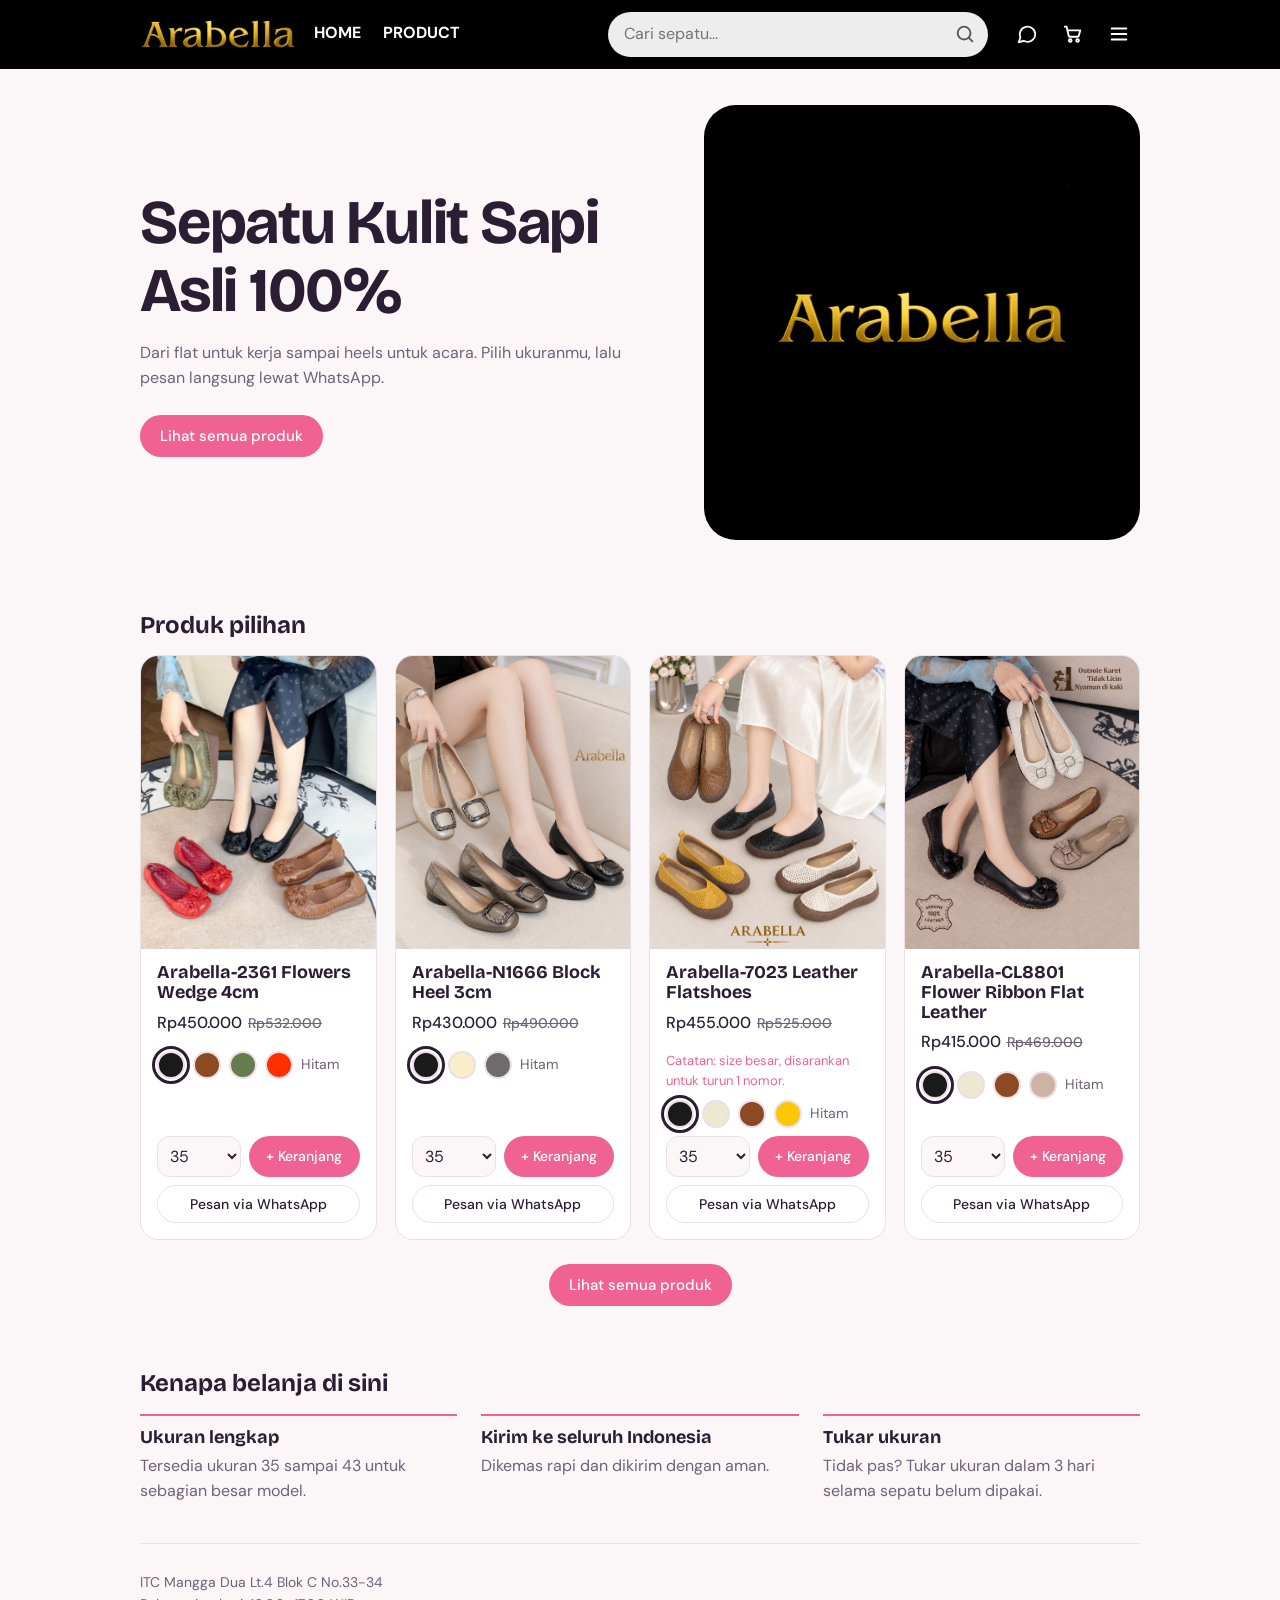
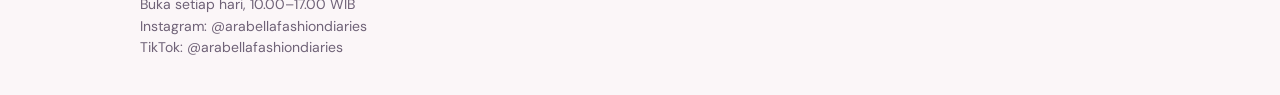
<file: index.html>
<!DOCTYPE html>
<html lang="id">
<head>
<meta charset="utf-8">
<meta name="viewport" content="width=device-width, initial-scale=1">
<title>Toko Sepatu Wanita</title>
<link href="https://fonts.googleapis.com/css2?family=Bricolage+Grotesque:wght@500;700&family=DM+Sans:wght@400;500&display=swap" rel="stylesheet">
<link rel="stylesheet" href="style.css">
</head>
<body data-halaman="home">
<div id="hdr"></div>
<div class="wrap">

<div class="hero">
  <div>
    <h1 id="judul"></h1>
    <p id="sub"></p>
    <a class="btn" href="produk.html">Lihat semua produk</a>
  </div>
  <div class="hero-art" id="heroArt"></div>
</div>

<section>
  <h2 style="margin-bottom:16px">Produk pilihan</h2>
  <div class="grid" id="gridHome"></div>
  <div class="semua"><a class="btn" href="produk.html">Lihat semua produk</a></div>
</section>

<section>
  <h2 style="margin-bottom:18px">Kenapa belanja di sini</h2>
  <div class="about" id="about"></div>
</section>

<footer>
  <div id="alamat"></div>
  <div id="jam"></div>
  <div id="ig"></div>
  <div id="tiktok"></div>
</footer>
</div>
<script src="data.js"></script>
<script src="script.js"></script>
</body>
</html>
</file>
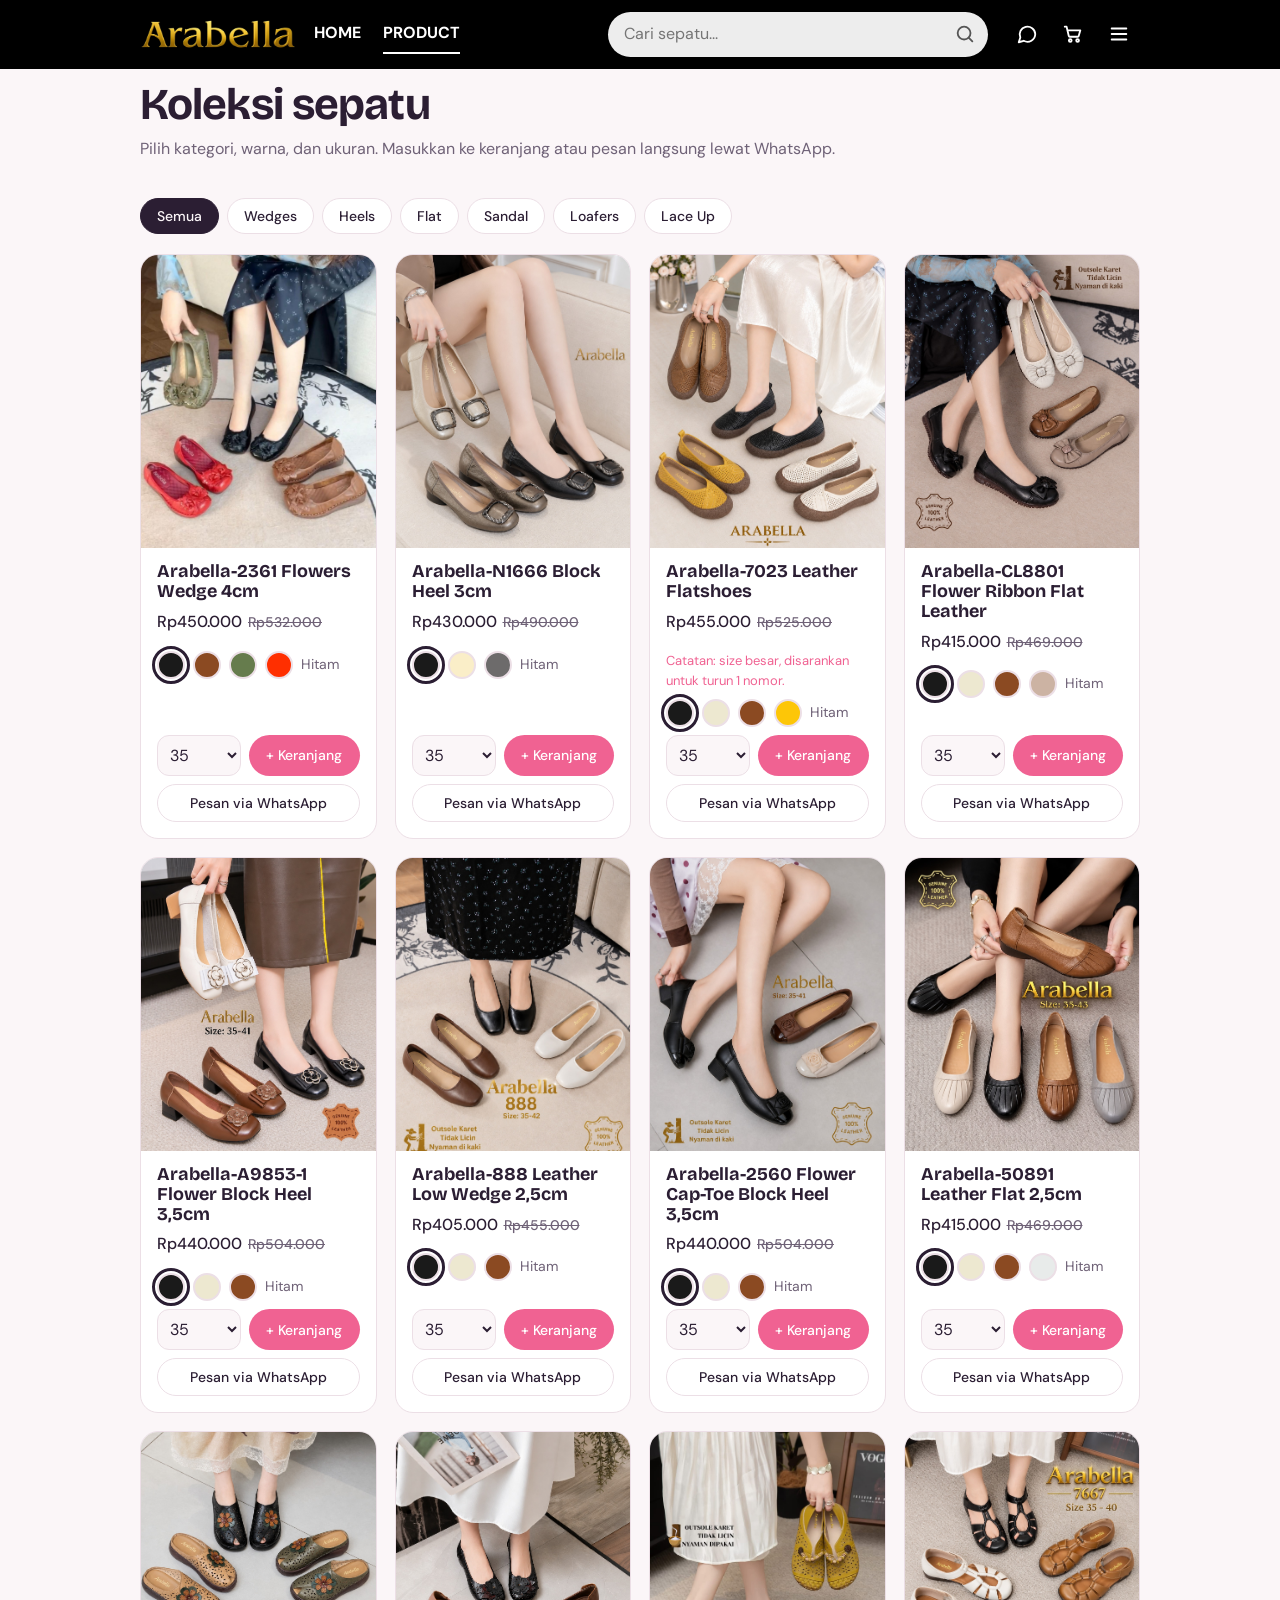
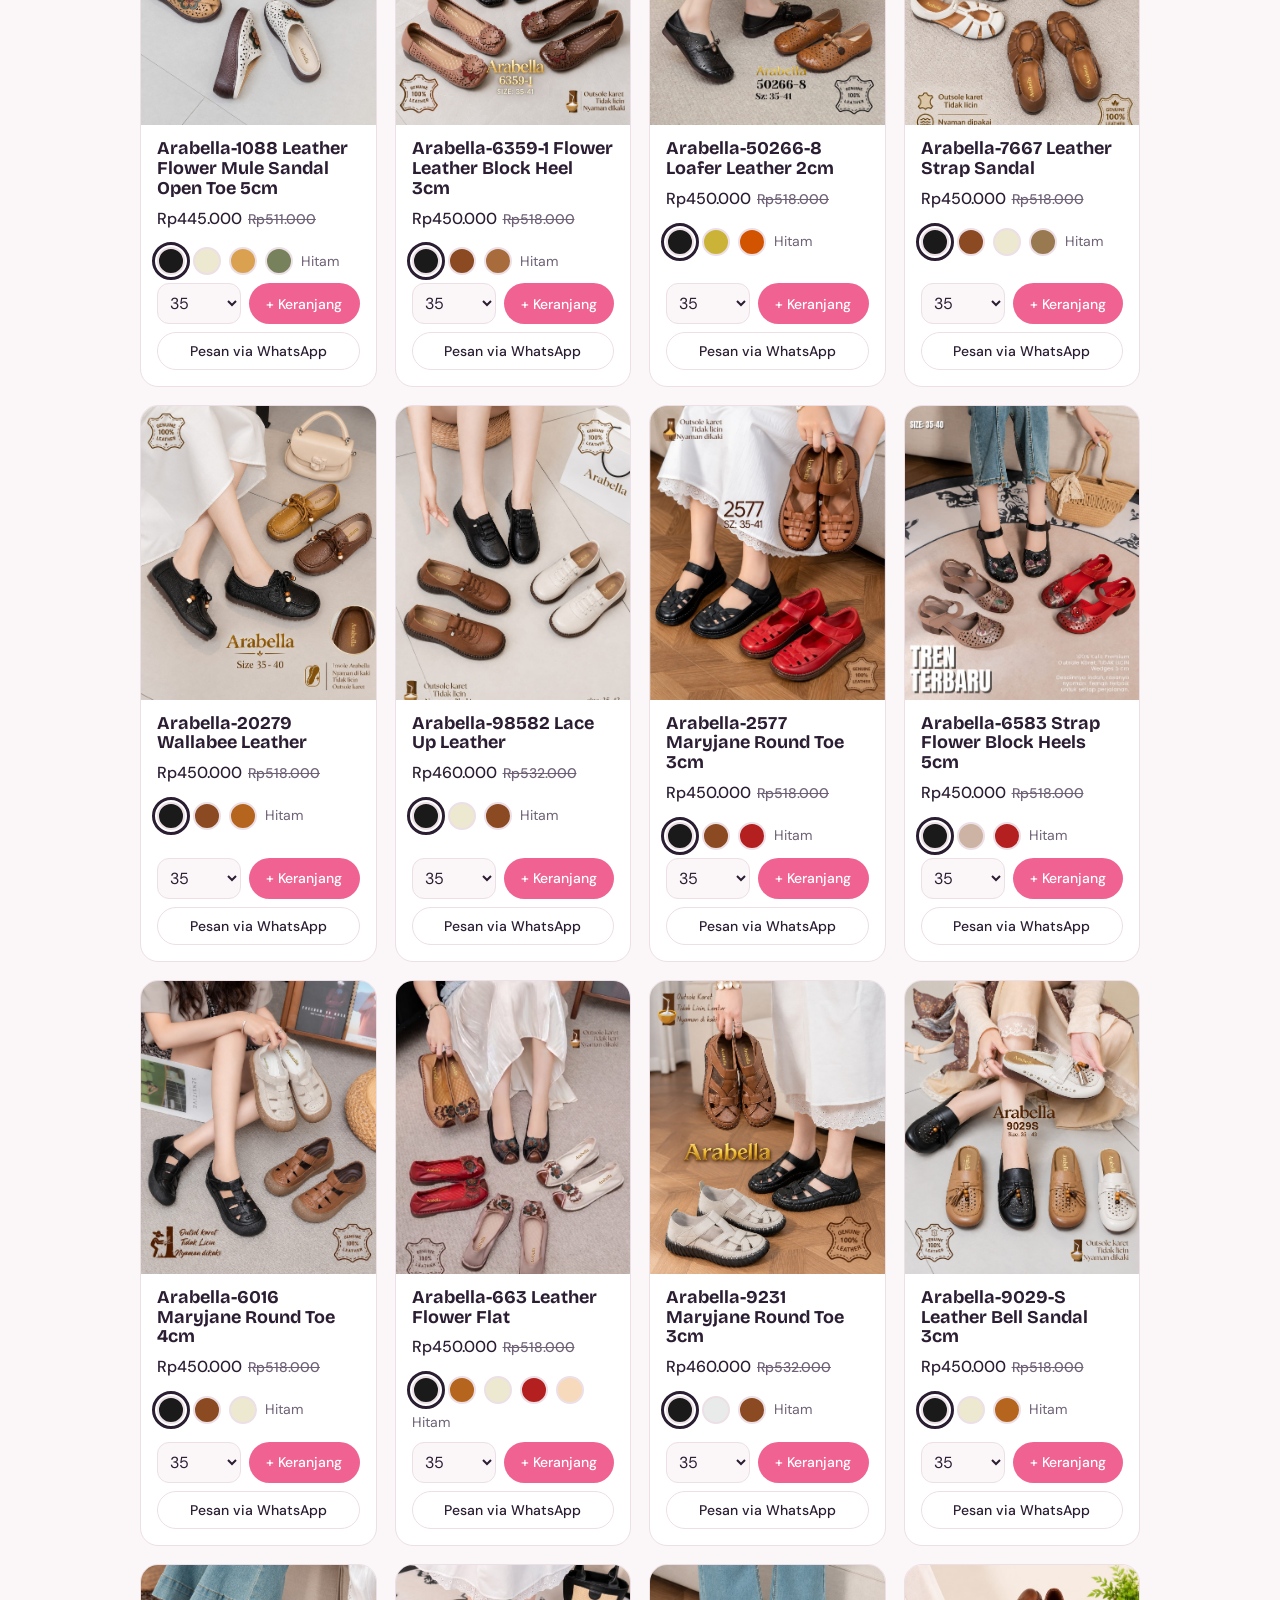
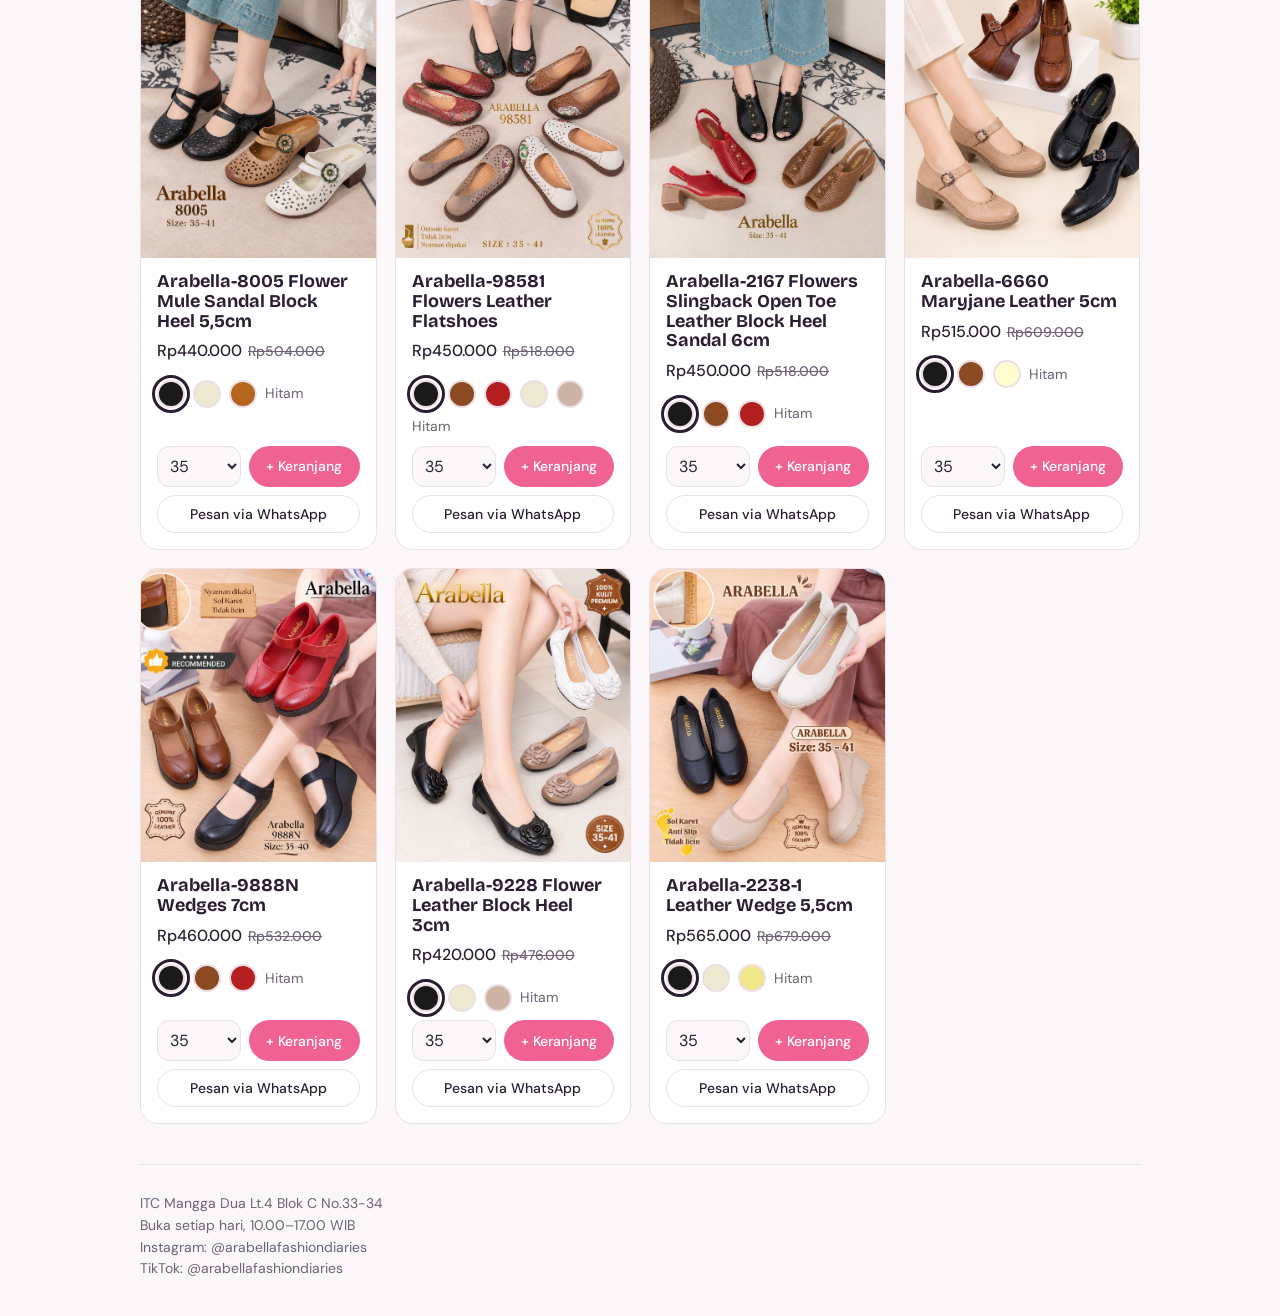
<file: produk.html>
<!DOCTYPE html>
<html lang="id">
<head>
<meta charset="utf-8">
<meta name="viewport" content="width=device-width, initial-scale=1">
<title>Product</title>
<link href="https://fonts.googleapis.com/css2?family=Bricolage+Grotesque:wght@500;700&family=DM+Sans:wght@400;500&display=swap" rel="stylesheet">
<link rel="stylesheet" href="style.css">
</head>
<body data-halaman="produk">
<div id="hdr"></div>
<div class="wrap">

<div class="judul-halaman">
  <h1>Koleksi sepatu</h1>
  <p>Pilih kategori, warna, dan ukuran. Masukkan ke keranjang atau pesan langsung lewat WhatsApp.</p>
</div>

<section id="produk">
  <p id="catatanToko" class="note-toko"></p>
  <div class="filters" id="filters" role="group" aria-label="Filter kategori"></div>
  <p class="hasil" id="infoCari" role="status"></p>
  <div class="grid" id="grid"></div>
</section>

<footer>
  <div id="alamat"></div>
  <div id="jam"></div>
  <div id="ig"></div>
  <div id="tiktok"></div>
</footer>
</div>
<script src="data.js"></script>
<script src="script.js"></script>
</body>
</html>
</file>
<file: style.css>
:root{--bg:#fbf6f8;--card:#fff;--ink:#2b1e33;--muted:#6f6277;--accent:#f06292;--accent-ink:#fff;--line:#ecdfe6;
box-sizing:border-box;padding-top:env(safe-area-inset-top,0px);padding-bottom:env(safe-area-inset-bottom,0px)}
@media (prefers-color-scheme:dark){:root:not([data-theme="light"]){--bg:#1a1220;--card:#251a2d;--ink:#f5ecf3;--muted:#b3a3bd;--accent:#e0578a;--accent-ink:#1a1220;--line:#3a2b45;color-scheme:dark}}
:root[data-theme="dark"]{--bg:#1a1220;--card:#251a2d;--ink:#f5ecf3;--muted:#b3a3bd;--accent:#e0578a;--accent-ink:#1a1220;--line:#3a2b45;color-scheme:dark}
html{scroll-padding-top:env(safe-area-inset-top,0px)}
*{box-sizing:border-box}
body{margin:0;background:var(--bg);color:var(--ink);font:400 16px/1.55 "DM Sans",system-ui,sans-serif}
h1,h2,h3{font-family:"Bricolage Grotesque","DM Sans",system-ui,sans-serif;line-height:1.1;margin:0}
.wrap{max-width:1040px;margin:0 auto;padding:0 20px}
.logo{font:700 20px "Bricolage Grotesque",system-ui,sans-serif}
.btn{display:inline-block;background:var(--accent);color:var(--accent-ink);border:0;border-radius:999px;padding:11px 20px;font:500 15px "DM Sans",system-ui,sans-serif;text-decoration:none;cursor:pointer}
.btn:focus-visible,.chip:focus-visible,select:focus-visible,input:focus-visible,textarea:focus-visible{outline:3px solid var(--ink);outline-offset:2px}
.hero{display:grid;grid-template-columns:1.1fr .9fr;gap:32px;align-items:center;padding:36px 0 48px}
.hero h1{font-size:clamp(36px,6vw,62px);letter-spacing:-.02em}
.hero p{color:var(--muted);max-width:44ch;margin:16px 0 24px}
.hero-art{background:var(--accent);border-radius:32px;padding:24px;aspect-ratio:1/1;display:grid;place-items:center}
.hero-art svg{width:100%;height:auto}
.filters{display:flex;gap:8px;flex-wrap:wrap;margin:8px 0 20px}
.chip{border:1px solid var(--line);background:var(--card);color:var(--ink);border-radius:999px;padding:8px 16px;font:500 14px "DM Sans",system-ui,sans-serif;cursor:pointer}
.chip[aria-pressed="true"]{background:var(--ink);color:var(--bg);border-color:var(--ink)}
.grid{display:grid;grid-template-columns:repeat(auto-fill,minmax(220px,1fr));gap:18px}
.card{background:var(--card);border:1px solid var(--line);border-radius:18px;overflow:hidden;display:flex;flex-direction:column}
.thumb{aspect-ratio:4/5;display:grid;place-items:center;overflow:hidden}
.thumb svg{width:72%;height:auto}
.thumb img{width:100%;height:100%;object-fit:cover;display:block}
.info{padding:14px 16px 16px;display:flex;flex-direction:column;gap:8px;flex:1}
.info h3{font-size:18px}
.price{font-weight:500}
.old{color:var(--muted);text-decoration:line-through;margin-left:6px;font-size:14px}
.desc{color:var(--muted);font-size:14px;margin:0}
.row{display:flex;gap:8px;margin-top:auto}
select{flex:0 0 84px;background:var(--bg);color:var(--ink);border:1px solid var(--line);border-radius:12px;padding:8px;font:inherit}
.row .btn{flex:1;text-align:center;padding:10px 12px;font-size:14px}
section{padding:24px 0 40px}
.about{display:grid;grid-template-columns:repeat(auto-fit,minmax(220px,1fr));gap:24px}
.about div{border-top:2px solid var(--accent);padding-top:12px}
.about h3{font-size:18px;margin-bottom:6px}
.about p{margin:0;color:var(--muted)}
footer{border-top:1px solid var(--line);padding:28px 0 36px;color:var(--muted);font-size:14px}
@media(max-width:720px){.hero{grid-template-columns:1fr}.hero-art{max-width:320px}}
.swatches{display:flex;gap:8px;flex-wrap:wrap;align-items:center}
.swatches:empty{display:none}
.sw{width:28px;height:28px;border-radius:50%;border:2px solid var(--line);cursor:pointer;padding:0}
.sw:focus-visible{outline:3px solid var(--ink);outline-offset:2px}
.sw[aria-pressed="true"]{outline:3px solid var(--ink);outline-offset:2px}
.warna-nama{font-size:14px;color:var(--muted)}
.hero-art.ada-foto{display:block;padding:0;overflow:hidden}
.hero-art img{width:100%;height:100%;object-fit:cover;display:block}
.catatan{font-size:13px;color:var(--accent);margin:0}
.note-toko{background:var(--card);border:1px solid var(--line);border-left:4px solid var(--accent);border-radius:10px;padding:10px 14px;margin:0 0 16px;font-size:14px;color:var(--muted)}
.note-toko:empty{display:none}
.judul-halaman{padding:12px 0 4px}
.judul-halaman h1{font-size:clamp(30px,5vw,44px);letter-spacing:-.02em}
.judul-halaman p{color:var(--muted);margin:8px 0 0}
.semua{text-align:center;margin-top:24px}
:root{--bar:#e61e3c}
a:focus-visible,button:focus-visible{outline:3px solid var(--ink);outline-offset:2px}
.btn.alt{background:transparent;color:var(--ink);border:1px solid var(--line)}
.btn[aria-disabled="true"]{opacity:.5;pointer-events:none}
/* header seperti toko online */
.topbar{background:#000}
.bar{display:flex;align-items:center;gap:18px;padding-top:12px;padding-bottom:12px;flex-wrap:wrap}
.logo-top img {
  height: 30px;
  width: auto;
  display: block;
}
.topnav{display:flex;gap:22px}
.topnav a{color:#fff;font-weight:700;text-decoration:none;padding:6px 0;border-bottom:2px solid transparent}
.topnav a:hover{border-bottom-color:rgba(255,255,255,.6)}
.topnav a[aria-current="page"]{border-bottom-color:#fff}
.cari{flex:1;min-width:170px;max-width:380px;margin-left:auto;position:relative}
.cari input{width:100%;border:0;border-radius:999px;padding:10px 42px 10px 16px;background:rgba(255,255,255,.93);color:#2b1e33;font:inherit}
.cari button{position:absolute;right:6px;top:50%;transform:translateY(-50%);background:none;border:0;color:#555;padding:6px;cursor:pointer;display:grid}
.ikon{display:flex;gap:4px;align-items:center}
.ib{position:relative;background:none;border:0;color:#fff;width:42px;height:42px;display:grid;place-items:center;border-radius:50%;cursor:pointer;text-decoration:none}
.ib:hover{background:rgba(255,255,255,.2)}
.topbar a:focus-visible,.topbar button:focus-visible,.topbar input:focus-visible{outline:3px solid #fff;outline-offset:2px}
.badge{position:absolute;top:2px;right:0;background:#fff;color:var(--bar);font:700 11px/1 "DM Sans",system-ui,sans-serif;min-width:18px;height:18px;border-radius:9px;display:grid;place-items:center;padding:0 4px}
.badge[data-n="0"]{display:none}
.info-bar{background:#fff;color:#1b5fa8;border-radius:10px;padding:10px 14px;margin:0 0 12px;display:flex;justify-content:space-between;gap:12px;align-items:flex-start;font-size:14px;max-width:520px}
.info-bar button{background:none;border:0;cursor:pointer;color:inherit;display:grid;padding:2px}
@media(max-width:720px){.cari{order:3;flex-basis:100%;max-width:none;margin-left:0}.ikon{margin-left:auto}.topnav{gap:16px}}
/* panel menu & keranjang */
.overlay{position:fixed;inset:0;background:rgba(0,0,0,.45);z-index:30}
.overlay[hidden]{display:none}
.panel{position:fixed;top:0;right:0;bottom:0;width:min(420px,100%);background:var(--card);color:var(--ink);z-index:40;display:flex;flex-direction:column;transform:translateX(100%);visibility:hidden;transition:transform .25s,visibility .25s;padding-top:env(safe-area-inset-top,0px)}
.panel.buka{transform:none;visibility:visible}
@media(prefers-reduced-motion:reduce){.panel{transition:none}}
.panel-head{display:flex;justify-content:space-between;align-items:center;padding:14px 18px;border-bottom:1px solid var(--line)}
.panel-head h2{font-size:20px}
.tutup{background:none;border:0;color:var(--ink);cursor:pointer;display:grid;padding:6px;border-radius:50%}
.panel-body{overflow-y:auto;padding:8px 18px 16px;flex:1}
.panel-foot{padding:14px 18px calc(14px + env(safe-area-inset-bottom,0px));border-top:1px solid var(--line);display:grid;gap:10px}
.mlist{display:grid}
.mlist h3{font-size:13px;color:var(--muted);text-transform:uppercase;letter-spacing:.06em;margin:18px 0 4px}
.mlist a{display:flex;justify-content:space-between;padding:12px 0;border-bottom:1px solid var(--line);color:var(--ink);text-decoration:none;font-weight:500}
.mlist a span{color:var(--muted);font-weight:400}
.ci{display:grid;grid-template-columns:64px 1fr auto;gap:12px;padding:14px 0;border-bottom:1px solid var(--line);align-items:start}
.mini{width:64px;height:64px;border-radius:10px;overflow:hidden}
.mini img{width:100%;height:100%;object-fit:cover;display:block}
.ci-nama{font-weight:500;line-height:1.3}
.ci-det,.ci-harga{font-size:13px;color:var(--muted)}
.ci-sisi{display:grid;gap:6px;justify-items:end}
.qty{display:flex;align-items:center;gap:8px}
.qty button{width:28px;height:28px;border-radius:50%;border:1px solid var(--line);background:var(--bg);color:var(--ink);cursor:pointer;font-size:16px;line-height:1}
.link{background:none;border:0;color:var(--accent);cursor:pointer;font:inherit;font-size:13px;padding:0}
.total{display:flex;justify-content:space-between;font-weight:700;font-size:18px}
.fld label{display:block;font-size:13px;color:var(--muted);margin:8px 0 3px}
.fld input,.fld textarea{width:100%;background:var(--bg);color:var(--ink);border:1px solid var(--line);border-radius:10px;padding:9px 11px;font:inherit}
.kosong{grid-column:1/-1;color:var(--muted)}
.hasil{color:var(--muted);margin:0 0 12px}
.hasil:empty{display:none}
.wa-link{text-align:center;padding:9px 12px;font-size:14px}
.catatan-kecil{font-size:12px;color:var(--muted);margin:0}
</file>
